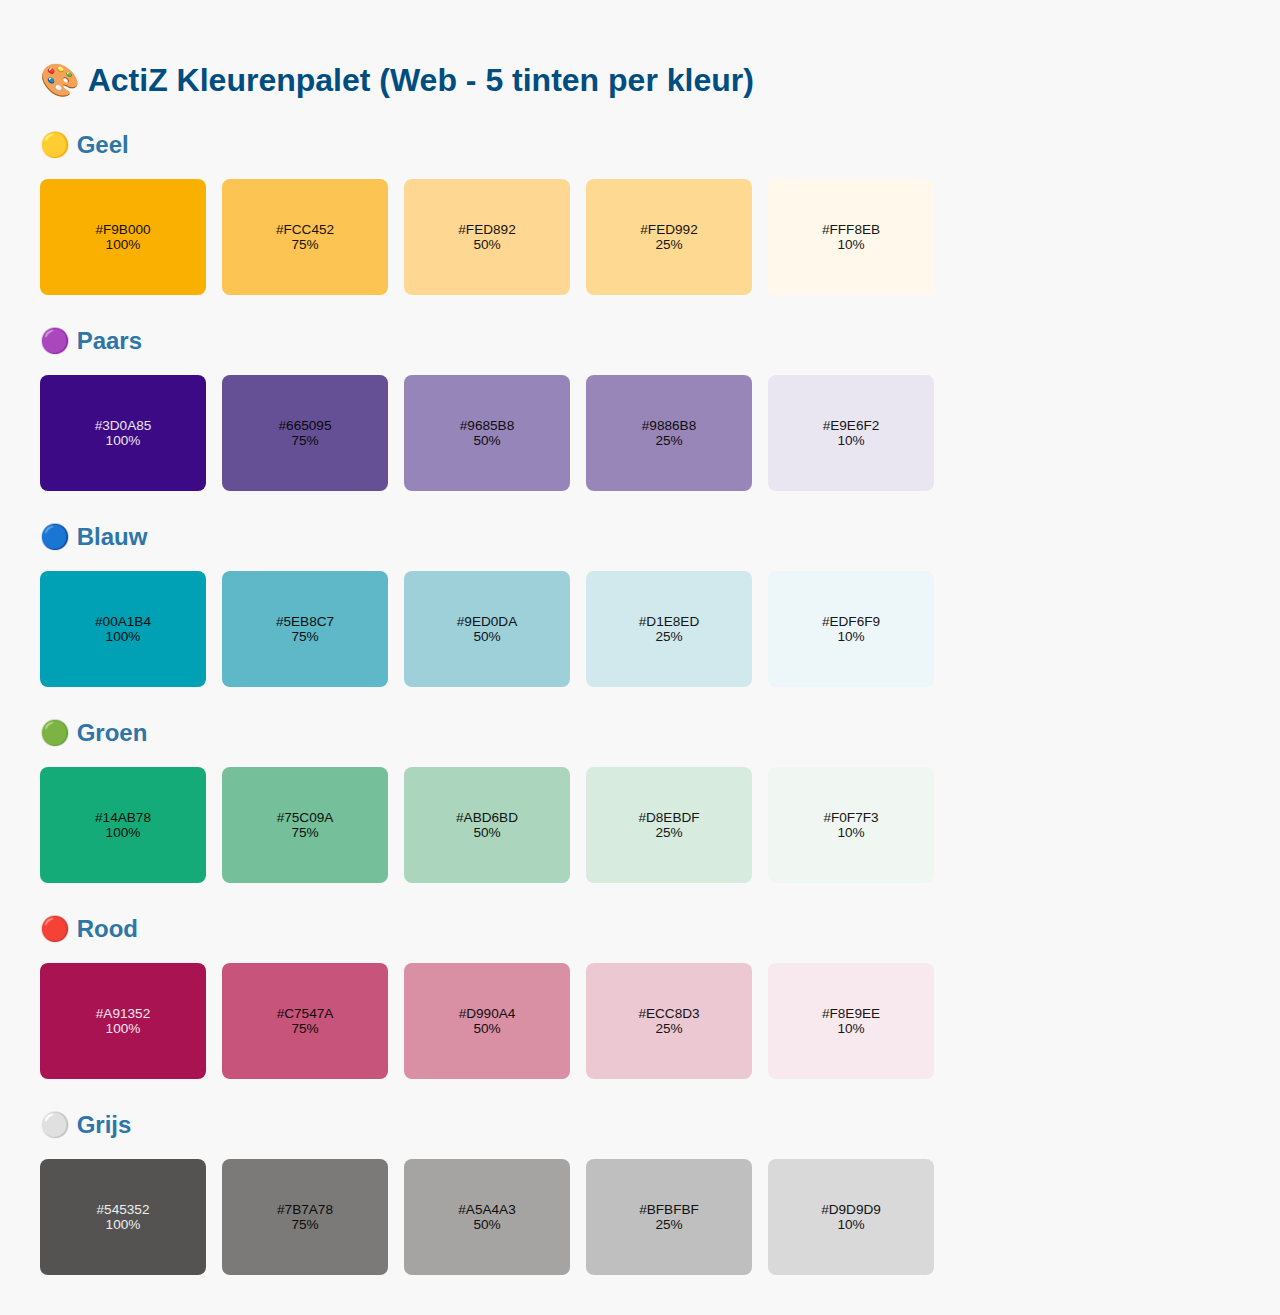
<file: templates/ActiZ kleuren.html>
<!DOCTYPE html>
<html lang="nl">
<head>
  <meta charset="UTF-8">
  <title>ActiZ Kleurenpalet</title>
  <style>
    body {
      font-family: 'Segoe UI', sans-serif;
      background-color: #f8f8f8;
      padding: 2rem;
    }
    h1 {
      color: #004D80;
    }
    .kleur-blok {
      display: flex;
      flex-wrap: wrap;
      gap: 1rem;
    }
    .kleur {
      width: 150px;
      height: 100px;
      border-radius: 0.5rem;
      color: #000;
      font-size: 0.85rem;
      display: flex;
      align-items: center;
      justify-content: center;
      text-align: center;
      padding: 0.5rem;
    }
    .kleur.licht { color: #000; }
    .kleur.donker { color: #fff; }
    .kleur span {
      display: block;
      opacity: 0.9;
    }
    h2 {
      margin-top: 2rem;
      color: #2D76A7;
    }
  </style>
</head>
<body>
  <h1>🎨 ActiZ Kleurenpalet (Web - 5 tinten per kleur)</h1>

  <h2>🟡 Geel</h2>
  <div class="kleur-blok">
    <div class="kleur licht" style="background:#F9B000"><span>#F9B000<br>100%</span></div>
    <div class="kleur licht" style="background:#FCC452"><span>#FCC452<br>75%</span></div>
    <div class="kleur licht" style="background:#FED892"><span>#FED892<br>50%</span></div>
    <div class="kleur licht" style="background:#FED992"><span>#FED992<br>25%</span></div>
    <div class="kleur licht" style="background:#FFF8EB"><span>#FFF8EB<br>10%</span></div>
  </div>

  <h2>🟣 Paars</h2>
  <div class="kleur-blok">
    <div class="kleur donker" style="background:#3D0A85"><span>#3D0A85<br>100%</span></div>
    <div class="kleur licht" style="background:#665095"><span>#665095<br>75%</span></div>
    <div class="kleur licht" style="background:#9685B8"><span>#9685B8<br>50%</span></div>
    <div class="kleur licht" style="background:#9886B8"><span>#9886B8<br>25%</span></div>
    <div class="kleur licht" style="background:#E9E6F2"><span>#E9E6F2<br>10%</span></div>
  </div>

  <h2>🔵 Blauw</h2>
  <div class="kleur-blok">
    <div class="kleur licht" style="background:#00A1B4"><span>#00A1B4<br>100%</span></div>
    <div class="kleur licht" style="background:#5EB8C7"><span>#5EB8C7<br>75%</span></div>
    <div class="kleur licht" style="background:#9ED0DA"><span>#9ED0DA<br>50%</span></div>
    <div class="kleur licht" style="background:#D1E8ED"><span>#D1E8ED<br>25%</span></div>
    <div class="kleur licht" style="background:#EDF6F9"><span>#EDF6F9<br>10%</span></div>
  </div>

  <h2>🟢 Groen</h2>
  <div class="kleur-blok">
    <div class="kleur licht" style="background:#14AB78"><span>#14AB78<br>100%</span></div>
    <div class="kleur licht" style="background:#75C09A"><span>#75C09A<br>75%</span></div>
    <div class="kleur licht" style="background:#ABD6BD"><span>#ABD6BD<br>50%</span></div>
    <div class="kleur licht" style="background:#D8EBDF"><span>#D8EBDF<br>25%</span></div>
    <div class="kleur licht" style="background:#F0F7F3"><span>#F0F7F3<br>10%</span></div>
  </div>

  <h2>🔴 Rood</h2>
  <div class="kleur-blok">
    <div class="kleur donker" style="background:#A91352"><span>#A91352<br>100%</span></div>
    <div class="kleur licht" style="background:#C7547A"><span>#C7547A<br>75%</span></div>
    <div class="kleur licht" style="background:#D990A4"><span>#D990A4<br>50%</span></div>
    <div class="kleur licht" style="background:#ECC8D3"><span>#ECC8D3<br>25%</span></div>
    <div class="kleur licht" style="background:#F8E9EE"><span>#F8E9EE<br>10%</span></div>
  </div>

  <h2>⚪ Grijs</h2>
  <div class="kleur-blok">
    <div class="kleur licht" style="background:#545352; color:white;"><span>#545352<br>100%</span></div>
    <div class="kleur licht" style="background:#7B7A78"><span>#7B7A78<br>75%</span></div>
    <div class="kleur licht" style="background:#A5A4A3"><span>#A5A4A3<br>50%</span></div>
    <div class="kleur licht" style="background:#BFBFBF"><span>#BFBFBF<br>25%</span></div>
    <div class="kleur licht" style="background:#D9D9D9"><span>#D9D9D9<br>10%</span></div>
  </div>
</body>
</html>
</file>
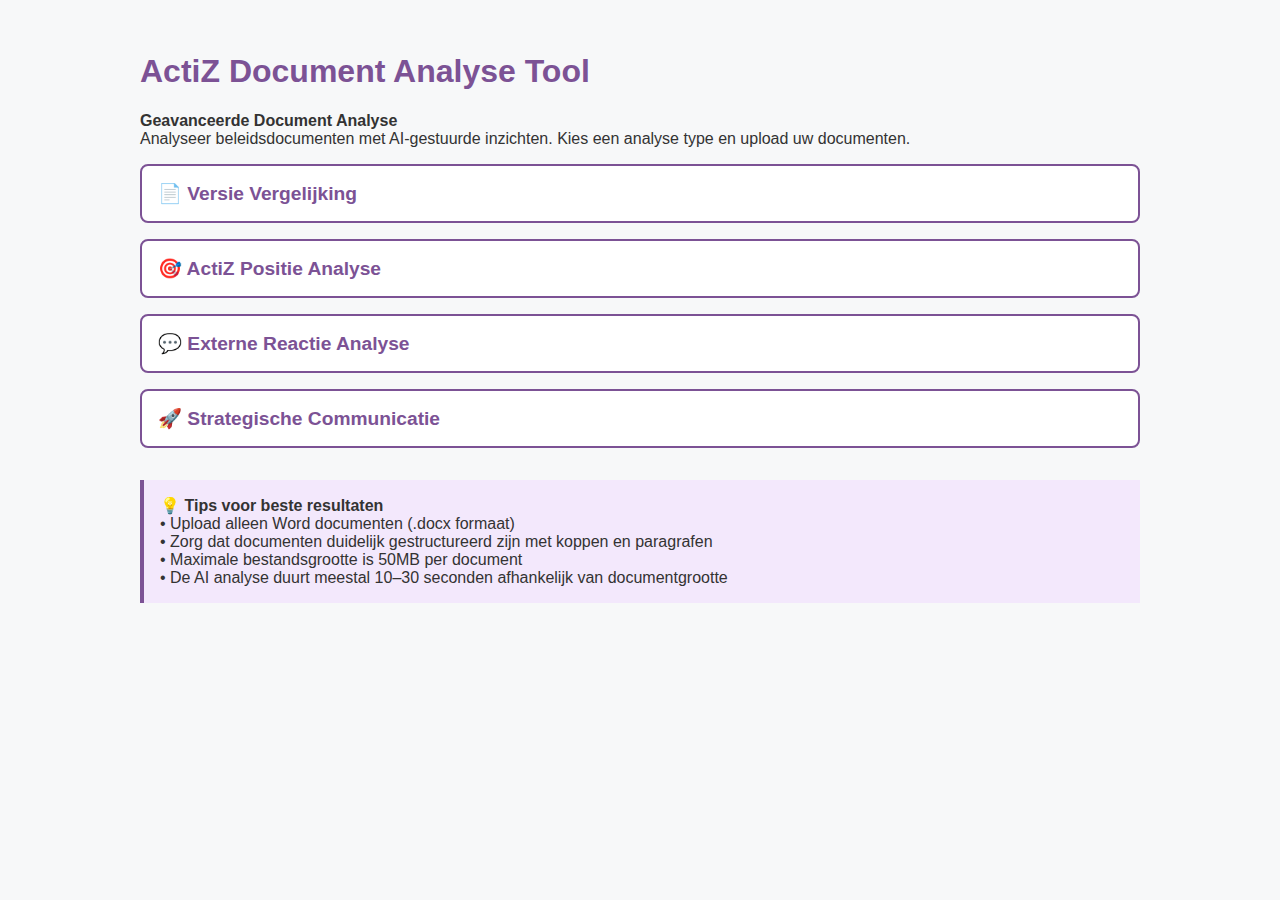
<file: templates/test.html>
<!DOCTYPE html>
<html lang="nl">
<head>
  <meta charset="UTF-8" />
  <meta name="viewport" content="width=device-width, initial-scale=1.0" />
  <title>ActiZ Document Analyse Tool</title>
  <style>
    body {
      font-family: Arial, sans-serif;
      background-color: #f7f8f9;
      color: #333;
      margin: 0;
      padding: 2rem;
    }

    h1 {
      color: #7c5295;
    }

    .container {
      max-width: 1000px;
      margin: auto;
    }

    .accordion {
      background-color: #ffffff;
      border: 2px solid #7c5295;
      border-radius: 8px;
      margin-bottom: 1rem;
      padding: 1rem;
    }

    .accordion-header {
      font-weight: bold;
      font-size: 1.2rem;
      cursor: pointer;
      display: flex;
      justify-content: space-between;
      align-items: center;
      color: #7c5295;
    }

    .accordion-content {
      display: none;
      margin-top: 1rem;
    }

    .accordion.active .accordion-content {
      display: block;
    }

    input[type="file"] {
      margin-bottom: 0.5rem;
    }

    button {
      background-color: #f18700;
      color: white;
      padding: 0.5rem 1rem;
      border: none;
      border-radius: 6px;
      cursor: pointer;
      margin-top: 0.5rem;
    }

    .tip-box {
      background-color: #f3e8fc;
      border-left: 4px solid #7c5295;
      padding: 1rem;
      margin-top: 2rem;
    }

    h2 {
      font-size: 1.1rem;
      margin-bottom: 0.5rem;
    }
  </style>
</head>
<body>
  <div class="container">
    <h1>ActiZ Document Analyse Tool</h1>

    <p><strong>Geavanceerde Document Analyse</strong><br />
    Analyseer beleidsdocumenten met AI-gestuurde inzichten. Kies een analyse type en upload uw documenten.</p>

    <div class="accordion" onclick="toggleAccordion(this)">
      <div class="accordion-header">📄 Versie Vergelijking</div>
      <div class="accordion-content">
        <p><strong>Versie Vergelijking</strong><br>
        Vergelijk twee versies van hetzelfde document om wijzigingen te identificeren en de impact te analyseren.</p>
        <h2>Upload documenten voor vergelijking</h2>
        <label>📎 Oorspronkelijk document (versie 1)</label><br />
        <input type="file" accept=".docx,.pdf,.txt" /><br />
        <label>📎 Gewijzigd document (versie 2)</label><br />
        <input type="file" accept=".docx,.pdf,.txt" /><br />
        <button>Start Versie Vergelijking</button>
      </div>
    </div>

    <div class="accordion" onclick="toggleAccordion(this)">
      <div class="accordion-header">🎯 ActiZ Positie Analyse</div>
      <div class="accordion-content">
        <p><strong>ActiZ Positie Analyse</strong><br>
        Analyseer hoe ActiZ standpunten zich verhouden tot voorgesteld beleid en identificeer kansen en uitdagingen.</p>
        <h2>Upload documenten voor positie analyse</h2>
        <label>📎 Beleidsdocument</label><br />
        <input type="file" accept=".docx,.pdf,.txt" /><br />
        <label>📎 ActiZ standpunt</label><br />
        <input type="file" accept=".docx,.pdf,.txt" /><br />
        <button>Start Positie Analyse</button>
      </div>
    </div>

    <div class="accordion" onclick="toggleAccordion(this)">
      <div class="accordion-header">💬 Externe Reactie Analyse</div>
      <div class="accordion-content">
        <p><strong>Externe Reactie Analyse</strong><br>
        Analyseer externe reacties op beleid om sentiment, zorgen en kansen te identificeren.</p>
        <h2>Upload documenten voor reactie analyse</h2>
        <label>📎 Beleidsdocument</label><br />
        <input type="file" accept=".docx,.pdf,.txt" /><br />
        <label>📎 Externe reactie</label><br />
        <input type="file" accept=".docx,.pdf,.txt" /><br />
        <button>Start Reactie Analyse</button>
      </div>
    </div>

    <div class="accordion" onclick="toggleAccordion(this)">
      <div class="accordion-header">🚀 Strategische Communicatie</div>
      <div class="accordion-content">
        <p><strong>Strategische Communicatie</strong><br>
        Analyseer meerdere documenten voor coherente communicatiestrategie en messaging alignment.</p>
        <h2>Upload documenten voor strategische analyse</h2>
        <label>📎 Beleidsdocument</label><br />
        <input type="file" accept=".docx,.pdf,.txt" /><br />
        <label>📎 Communicatieplan</label><br />
        <input type="file" accept=".docx,.pdf,.txt" /><br />
        <label>📎 Stakeholder doc</label><br />
        <input type="file" accept=".docx,.pdf,.txt" /><br />
        <button>Start Strategische Analyse</button>
      </div>
    </div>

    <div class="tip-box">
      <strong>💡 Tips voor beste resultaten</strong><br />
      • Upload alleen Word documenten (.docx formaat)<br />
      • Zorg dat documenten duidelijk gestructureerd zijn met koppen en paragrafen<br />
      • Maximale bestandsgrootte is 50MB per document<br />
      • De AI analyse duurt meestal 10–30 seconden afhankelijk van documentgrootte
    </div>
  </div>

  <script>
    function toggleAccordion(el) {
      el.classList.toggle("active");
    }
  </script>
</body>
</html>
</file>
